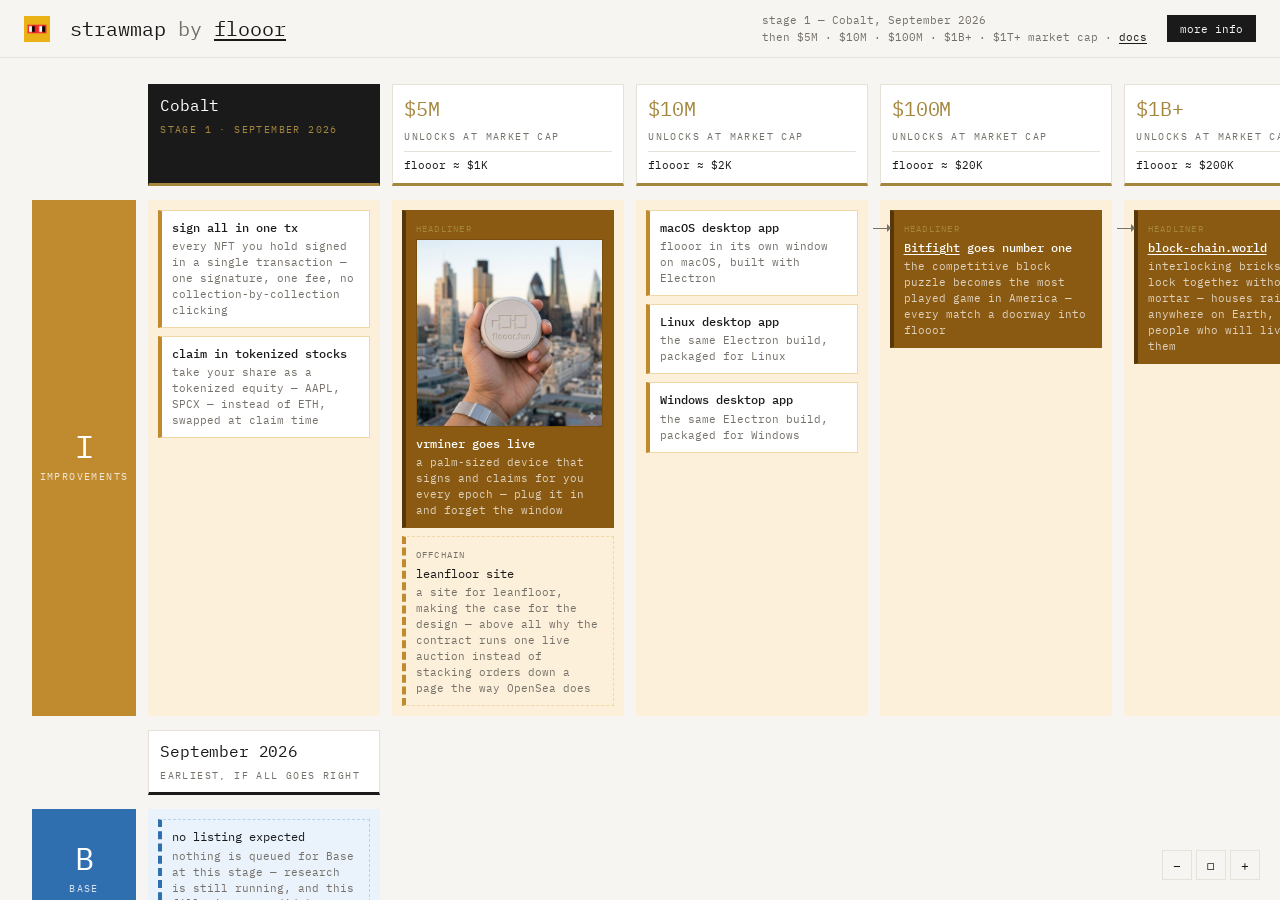
<file: index.html>
<!DOCTYPE html>
<html lang="en">
<head>
  <meta charset="UTF-8">
  <meta name="viewport" content="width=device-width, initial-scale=1.0">
  <title>flooor strawmap — draft protocol roadmap</title>
  <meta name="description" content="A work-in-progress draft roadmap for the flooor protocol on Base. Stage 1 is Cobalt in September 2026; the stages after it unlock at $5M, $10M, $100M, $1B+ and $1T+ market cap. Covering the improvements and listings layers.">
  <meta name="keywords" content="flooor, flooor.fun, roadmap, strawmap, NFT auction, Base, royalties, sign and claim, vault, market cap milestones, protocol roadmap">
  <meta name="author" content="flooor">

  <!-- Open Graph -->
  <meta property="og:type" content="website">
  <meta property="og:title" content="flooor strawmap — draft protocol roadmap">
  <meta property="og:description" content="A strawman roadmap for the flooor protocol. Cobalt in September, then $5M, $10M, $100M, $1B+ and $1T+ market cap.">
  <meta property="og:url" content="https://omgbbqhaxx.github.io/flooorstrawmap/">
  <meta property="og:site_name" content="flooor strawmap">
  <meta property="og:image" content="https://omgbbqhaxx.github.io/flooorstrawmap/og-card.png">
  <meta property="og:image:width" content="1200">
  <meta property="og:image:height" content="630">

  <!-- Twitter Card -->
  <meta name="twitter:card" content="summary_large_image">
  <meta name="twitter:title" content="flooor strawmap — draft protocol roadmap">
  <meta name="twitter:description" content="A strawman roadmap for the flooor protocol. Cobalt in September, then $5M, $10M, $100M, $1B+ and $1T+ market cap.">
  <meta name="twitter:image" content="https://omgbbqhaxx.github.io/flooorstrawmap/og-card.png">

  <!-- Favicon (SVG) -->
  <link rel="icon" type="image/png" href="logo.png">

  <!-- Canonical -->
  <link rel="canonical" href="https://omgbbqhaxx.github.io/flooorstrawmap/">

  <link rel="stylesheet" href="shared.css">
  <style>
    body { overflow: hidden; }

    /* ── Site Header ── */
    .site-header {
      position: fixed;
      top: 0; left: 0; right: 0;
      z-index: 100;
      display: flex;
      align-items: center;
      gap: 1.25rem;
      padding: 0.75rem 1.5rem;
      background: rgba(247, 245, 241, 0.92);
      backdrop-filter: blur(8px);
      border-bottom: 1px solid var(--hairline);
    }
    .site-header .brand-logo { height: 26px; width: auto; flex-shrink: 0; }
    .site-header .header-title {
      font-size: 1.25rem;
      font-weight: 400;
      color: var(--fg);
      line-height: 1.2;
    }
    .site-header .header-title span { color: var(--fg-dim); }
    .site-header .header-title a {
      color: var(--fg);
      text-decoration: underline;
      text-underline-offset: 3px;
    }
    .site-header .header-meta {
      margin-left: auto;
      display: flex;
      gap: 1.75rem;
      font-size: 0.6875rem;
      color: var(--fg-dim);
      flex-shrink: 0;
    }
    .site-header .header-meta div { line-height: 1.5; }
    .site-header .header-meta a {
      color: var(--fg);
      text-decoration: underline;
      text-underline-offset: 2px;
    }

    /* ── Full-screen map ── */
    .map {
      position: fixed;
      inset: 0;
      top: 52px;
      background: var(--bg);
      overflow: auto;
      cursor: grab;
      overscroll-behavior: contain;
    }
    .map.dragging { cursor: grabbing; }
    .map-inner {
      padding: 2rem 2rem 5rem;
      width: max-content;
      transform-origin: 0 0;
    }

    /* ── Layer palettes ── */
    :root {
      --l-band:  #eaf2fb;  --l-line: #b7d1ec;  --l-ink: #1f4e79;  --l-chip: #2f6fb0;
      --r-band:  #f6ffdb;  --r-line: #dcf39a;  --r-ink: #2c3d00;  --r-chip: #cdff04;
      --i-band:  #fdf0da;  --i-line: #efd7a6;  --i-ink: #8a5a12;  --i-chip: #c08a2e;
    }

    /* ── Grid ── */
    .grid {
      display: grid;
      grid-template-columns: 104px repeat(6, 232px);
      column-gap: 12px;
      row-gap: 14px;
      align-items: stretch;
    }

    .corner { border: 0; }

    .col-head {
      padding: 0.45rem 0.7rem 0.5rem;
      background: #fff;
      border: 1px solid var(--hairline);
      border-bottom: 3px solid var(--fg);
      display: flex;
      flex-direction: column;
      gap: 2px;
    }
    .col-head .name { font-size: 1rem; letter-spacing: -0.01em; }
    .col-head .date {
      font-size: 0.625rem;
      text-transform: uppercase;
      letter-spacing: 0.14em;
      color: var(--fg-dim);
    }
    .col-head.is-next {
      background: var(--fg);
      border-color: var(--fg);
      border-bottom-color: var(--gold);
    }
    .col-head.is-next .name { color: #fff; }
    .col-head.is-next .date { color: var(--gold); }
    .col-head .floor {
      margin-top: 4px;
      padding-top: 4px;
      border-top: 1px solid var(--hairline);
      font-size: 0.6875rem;
      color: var(--fg);
    }
    .col-head.is-cap { border-bottom-color: var(--gold); }
    .col-head.is-cap .name { color: var(--gold); font-size: 1.25rem; }

    /* ── Month band — same treatment as the stage heads ── */
    .col-head.is-month { align-self: end; }
    .col-head.is-month-r { grid-column: 2; grid-row: 5; }

    /* ── Row labels ── */
    .row-label {
      display: flex;
      flex-direction: column;
      justify-content: center;
      align-items: center;
      gap: 6px;
      padding: 0.75rem 0.25rem;
      color: #fff;
      text-align: center;
    }
    .row-label .letter { font-size: 2rem; line-height: 1; }
    .row-label .what {
      font-size: 0.625rem;
      text-transform: uppercase;
      letter-spacing: 0.14em;
      color: rgba(255, 255, 255, 0.8);
    }
    .row-label--l { background: var(--l-chip); }
    .row-label--r {
      background: var(--r-chip);
      color: #1a1a1a;
      grid-column: 1;
      grid-row: 6;
    }
    .row-label--r .what { color: rgba(26, 26, 26, 0.68); }
    .row-label--i { background: var(--i-chip); }

    /* ── Cells ── */
    .cell {
      display: flex;
      flex-direction: column;
      gap: 8px;
      padding: 10px;
      position: relative;
    }
    .cell--l { background: var(--l-band); }
    .cell--r { background: var(--r-band); grid-row: 6; }
    .cell--i { background: var(--i-band); }

    /* ── Boxes ── */
    .box {
      position: relative;
      background: #fff;
      padding: 0.5rem 0.6rem;
      font-size: 0.75rem;
      line-height: 1.45;
      border: 1px solid var(--hairline);
      border-left: 4px solid var(--hairline);
    }
    .cell--l .box { border-color: var(--l-line); border-left-color: var(--l-chip); }
    .cell--r .box { border-color: var(--r-line); border-left-color: var(--r-chip); }
    .cell--i .box { border-color: var(--i-line); border-left-color: var(--i-chip); }

    .box img {
      display: block;
      width: 100%;
      height: auto;
      margin-bottom: 0.5rem;
      border: 1px solid rgba(0, 0, 0, 0.12);
    }
    .box .t { display: block; font-weight: 500; }
    .box .n { display: block; margin-top: 3px; font-size: 0.6875rem; color: var(--fg-dim); }
    .box .tag {
      display: inline-block;
      margin-bottom: 4px;
      font-size: 0.5625rem;
      text-transform: uppercase;
      letter-spacing: 0.14em;
    }

    /* headliners — saturated layer color */
    .box--head { color: #fff; border-width: 1px; border-left-width: 4px; }
    .box--head .t, .box--head .t a { color: #fff; }
    .box a {
      color: inherit;
      text-decoration: underline;
      text-underline-offset: 2px;
      text-decoration-thickness: 1px;
    }
    .cell--l .box--head { background: var(--l-ink); border-color: var(--l-ink); border-left-color: #0f2f4d; }
    .cell--r .box--head { background: var(--r-ink); border-color: var(--r-ink); border-left-color: var(--r-chip); }
    .cell--i .box--head { background: var(--i-ink); border-color: var(--i-ink); border-left-color: #56370a; }
    .box--head .n { color: rgba(255, 255, 255, 0.72); }
    .box--head .tag { color: var(--gold); }

    /* offchain — dashed, no fill */
    .box--off { background: transparent; border-style: dashed; border-left-style: dashed; }
    .box--off .t { font-weight: 400; }
    .box--off .tag { color: var(--fg-dim); }


    /* dependency arrow into the previous column */
    .box--dep::before {
      content: '';
      position: absolute;
      left: -21px;
      top: 1.05rem;
      width: 17px;
      height: 1px;
      background: var(--fg-dim);
    }
    .box--dep::after {
      content: '';
      position: absolute;
      left: -7px;
      top: 0.8rem;
      border: 4px solid transparent;
      border-left-color: var(--fg-dim);
    }

    /* ── North stars ── */
    .row-label--n {
      background: #111;
      grid-column: 1;
      grid-row: 7;
    }
    .nsband {
      grid-column: 2 / span 6;
      grid-row: 7;
      background: #111;
      padding: 12px;
      display: flex;
      gap: 10px;
    }
    .nsband .ns { flex: 1; }
    .ns {
      flex: 1;
      display: flex;
      flex-direction: column;
      justify-content: center;
      background: #000;
      color: #fff;
      border-left: 4px solid var(--gold);
      padding: 0.55rem 0.7rem;
      font-size: 0.8125rem;
      line-height: 1.4;
    }
    .ns .step {
      display: inline-block;
      min-width: 1.15rem;
      margin-right: 0.4rem;
      color: var(--gold);
      font-size: 0.6875rem;
    }
    .ns a { color: inherit; text-decoration: underline; text-underline-offset: 2px; }
    .ns small {
      display: block;
      margin-top: 3px;
      font-size: 0.6875rem;
      color: rgba(255, 255, 255, 0.6);
    }

    /* ── Tasks ── */
    .row-label--t {
      background: #1a1a1a;
      grid-column: 1;
      grid-row: 8;
    }
    .tasksband {
      grid-column: 2 / span 6;
      grid-row: 8;
      background: #1a1a1a;
      padding: 12px;
      display: flex;
      gap: 10px;
    }
    .task {
      flex: 1;
      position: relative;
      display: flex;
      flex-direction: column;
      justify-content: center;
      background: transparent;
      border: 1px solid rgba(255, 255, 255, 0.16);
      padding: 0.55rem 0.7rem 0.55rem 2.1rem;
      color: #fff;
      font-size: 0.8125rem;
      line-height: 1.4;
    }
    .task .box-check {
      position: absolute;
      left: 0.7rem;
      top: 0.55rem;
      font-size: 0.875rem;
      color: rgba(255, 255, 255, 0.4);
    }
    .task-t { display: block; }
    .task a { color: inherit; text-decoration: underline; text-underline-offset: 2px; }
    .task-n {
      display: block;
      margin-top: 3px;
      font-size: 0.6875rem;
      color: rgba(255, 255, 255, 0.6);
    }
    .task-r {
      display: block;
      margin-top: 5px;
      font-size: 0.625rem;
      text-transform: uppercase;
      letter-spacing: 0.1em;
      color: rgba(255, 255, 255, 0.45);
    }

    /* ── Legend ── */
    .legend {
      margin-top: 1.5rem;
      display: flex;
      flex-wrap: wrap;
      gap: 1.25rem;
      align-items: center;
      font-size: 0.6875rem;
      color: var(--fg-dim);
      border-top: 1px solid var(--hairline);
      padding-top: 0.75rem;
      padding-right: 7rem;
      max-width: 1620px;
    }
    .legend .key { display: inline-flex; align-items: center; gap: 0.45rem; }
    .swatch {
      width: 22px; height: 12px;
      border: 1px solid var(--l-line);
      border-left: 3px solid var(--l-chip);
      background: #fff;
    }
    .swatch--head { background: var(--l-ink); border-color: var(--l-ink); border-left-color: #0f2f4d; }
    .swatch--off { background: transparent; border-style: dashed; }
    .swatch--ns { background: #000; border-color: #000; border-left-color: var(--gold); }
    .swatch--arrow { border: 0; background: transparent; width: 22px; text-align: center; }
    .legend .rev { margin-left: auto; color: var(--faint); }


    /* ── Zoom ── */
    .zoom {
      position: fixed;
      right: 1.25rem;
      bottom: 1.25rem;
      z-index: 120;
      display: flex;
      gap: 4px;
    }
    .zoom button {
      width: 30px; height: 30px;
      background: var(--bg);
      border: 1px solid var(--hairline);
      color: var(--fg);
      font-family: var(--font-body);
      font-size: 0.8125rem;
      cursor: pointer;
    }
    .zoom button:hover { border-color: var(--fg); }

    /* ── Toggle button ── */
    .toggle-btn {
      background: var(--fg);
      color: var(--bg);
      border: 1px solid var(--fg);
      padding: 0.35rem 0.75rem;
      font-family: var(--font-body);
      font-size: 0.6875rem;
      cursor: pointer;
      flex-shrink: 0;
    }
    .toggle-btn:hover { opacity: 0.8; }

    /* ── Scrim ── */
    .scrim {
      position: fixed;
      inset: 0;
      z-index: 300;
      background: rgba(26, 26, 26, 0.15);
      opacity: 0;
      pointer-events: none;
      transition: opacity 0.35s ease;
    }
    .scrim.open { opacity: 1; pointer-events: auto; }

    /* ── Sidebar ── */
    .sidebar {
      position: fixed;
      top: 0; right: 0; bottom: 0;
      z-index: 400;
      width: min(420px, 90vw);
      background: rgba(247, 245, 241, 0.86);
      backdrop-filter: blur(16px);
      transform: translateX(100%);
      transition: transform 0.4s cubic-bezier(0.34, 1.56, 0.64, 1);
      overflow-y: auto;
      padding: var(--space-md);
      display: flex;
      flex-direction: column;
    }
    .sidebar.open { transform: translateX(0); }
    .sidebar-close {
      align-self: flex-end;
      background: var(--fg);
      color: var(--bg);
      border: 1px solid var(--fg);
      font-family: var(--font-body);
      font-size: 0.6875rem;
      padding: 0.35rem 0.75rem;
      cursor: pointer;
      margin-bottom: var(--space-md);
    }
    .sidebar-close:hover { opacity: 0.8; }
    .sidebar ol, .sidebar ul { padding-left: 1.5rem; margin: 0.5rem 0; }
    .sidebar li { margin-bottom: 0.5rem; }

    /* ── Footer (mobile only) ── */
    .site-footer { display: none; }

    @media (max-width: 768px) {
      .site-header { gap: 0.75rem; }
      .site-header .header-meta { display: none; }
      .site-header .header-title { flex: 1; font-size: 1rem; }
      .site-header .toggle-btn { display: none; }
      .zoom { bottom: 3.75rem; }
      .site-footer {
        display: flex;
        position: fixed;
        bottom: 0; left: 0; right: 0;
        z-index: 100;
        padding: 0.6rem 1.5rem;
        background: rgba(247, 245, 241, 0.92);
        backdrop-filter: blur(8px);
        border-top: 1px solid var(--hairline);
        font-size: 0.6875rem;
        color: var(--fg-dim);
        justify-content: space-between;
        align-items: center;
      }
      .site-footer div { line-height: 1.5; }
      .site-footer a { color: var(--fg); text-decoration: underline; text-underline-offset: 2px; }
    }
  </style>
</head>
<body>

  <!-- Header -->
  <header class="site-header">
    <img src="logo.png" alt="flooor" class="brand-logo">
    <div class="header-title">
      strawmap <span>by</span> <a href="https://flooor.fun" target="_blank">flooor</a>
    </div>
    <div class="header-meta">
      <div>
        <div class="label">stage 1 — Cobalt, September 2026</div>
        <div>then $5M · $10M · $100M · $1B+ · $1T+ market cap · <a href="https://vrnouns.gitbook.io/flooor" target="_blank">docs</a></div>
      </div>
    </div>
    <div style="flex-shrink:0">
      <button class="toggle-btn" id="toggleBtn">more info</button>
    </div>
  </header>

  <!-- Full-screen map -->
  <div class="map" id="map">
    <div class="map-inner" id="mapInner">
      <div class="grid">

        <!-- ── Column heads ── -->
        <div class="corner"></div>
        <div class="col-head is-next">
          <div class="name">Cobalt</div>
          <div class="date">stage 1 &middot; September 2026</div>
        </div>
        <div class="col-head is-cap">
          <div class="name">$5M</div>
          <div class="date">unlocks at market cap</div>
          <div class="floor">flooor &asymp; $1K</div>
        </div>
        <div class="col-head is-cap">
          <div class="name">$10M</div>
          <div class="date">unlocks at market cap</div>
          <div class="floor">flooor &asymp; $2K</div>
        </div>
        <div class="col-head is-cap">
          <div class="name">$100M</div>
          <div class="date">unlocks at market cap</div>
          <div class="floor">flooor &asymp; $20K</div>
        </div>
        <div class="col-head is-cap">
          <div class="name">$1B+</div>
          <div class="date">unlocks at market cap</div>
          <div class="floor">flooor &asymp; $200K</div>
        </div>
        <div class="col-head is-cap">
          <div class="name">$1T+</div>
          <div class="date">unlocks at market cap</div>
          <div class="floor">flooor &asymp; $200M</div>
        </div>

        <!-- ── I — improvements layer ── -->
        <div class="row-label row-label--i">
          <div class="letter">I</div>
          <div class="what">improvements</div>
        </div>
        <div class="cell cell--i">
          <div class="box"><span class="t">sign all in one tx</span><span class="n">every NFT you hold signed in a single transaction — one signature, one fee, no collection-by-collection clicking</span></div>
          <div class="box"><span class="t">claim in tokenized stocks</span><span class="n">take your share as a tokenized equity — AAPL, SPCX — instead of ETH, swapped at claim time</span></div>
        </div>
        <div class="cell cell--i">
          <div class="box box--head"><span class="tag">headliner</span><img src="vrminer.jpeg" alt="the flooor miner, palm-sized, held against a city skyline"><span class="t">vrminer goes live</span><span class="n">a palm-sized device that signs and claims for you every epoch — plug it in and forget the window</span></div>
          <div class="box box--off"><span class="tag">offchain</span><span class="t">leanfloor site</span><span class="n">a site for leanfloor, making the case for the design — above all why the contract runs one live auction instead of stacking orders down a page the way OpenSea does</span></div>
        </div>
        <div class="cell cell--i">
          <div class="box"><span class="t">macOS desktop app</span><span class="n">flooor in its own window on macOS, built with Electron</span></div>
          <div class="box"><span class="t">Linux desktop app</span><span class="n">the same Electron build, packaged for Linux</span></div>
          <div class="box"><span class="t">Windows desktop app</span><span class="n">the same Electron build, packaged for Windows</span></div>
        </div>
        <div class="cell cell--i">
          <div class="box box--head box--dep"><span class="tag">headliner</span><span class="t"><a href="https://omgbbqhaxx.github.io/Bitfight/" target="_blank">Bitfight</a> goes number one</span><span class="n">the competitive block puzzle becomes the most played game in America — every match a doorway into flooor</span></div>
        </div>
        <div class="cell cell--i">
          <div class="box box--head box--dep"><span class="tag">headliner</span><span class="t"><a href="https://block-chain.world" target="_blank">block-chain.world</a></span><span class="n">interlocking bricks that lock together without mortar — houses raised anywhere on Earth, by the people who will live in them</span></div>
        </div>
        <div class="cell cell--i">
          <div class="box"><span class="t"><a href="https://omgbbqhaxx.github.io/nounfusor/" target="_blank">nounfusor</a></span><span class="n">deuterium nuclear fusion reactor infrastructure for everyone, switched on</span></div>
        </div>

        <!-- ── month band, between the two layers ── -->
        <div class="corner"></div>
        <div class="col-head is-month">
          <div class="name">September 2026</div>
          <div class="date">earliest, if all goes right</div>
        </div>
        <div class="corner"></div>
        <div class="corner"></div>
        <div class="corner"></div>
        <div class="corner"></div>
        <div class="corner"></div>

        <!-- ── B — base listings layer ── -->
        <div class="row-label row-label--l">
          <div class="letter">B</div>
          <div class="what">base listings</div>
        </div>
        <div class="cell cell--l">
          <div class="box box--off"><span class="t">no listing expected</span><span class="n">nothing is queued for Base at this stage — research is still running, and this fills in as candidates firm up</span></div>
        </div>


        <!-- ── month head above the robinhood row ── -->
        <div class="col-head is-month is-month-r">
          <div class="name">September 2026</div>
          <div class="date">earliest, if all goes right</div>
        </div>

        <!-- ── R — robinhood layer ── -->
        <div class="row-label row-label--r">
          <div class="letter">R</div>
          <div class="what">robinhood listings</div>
        </div>
        <div class="cell cell--r">
          <div class="box box--head"><span class="tag">headliner</span><span class="t">Onchain Hoodies</span><span class="n">listed on flooor — its own daily clock, one lot a day</span></div>
          <div class="box"><span class="t">PyoPyo</span><span class="n">listed alongside it, on the same daily rhythm</span></div>
        </div>

        <!-- ── north stars, a band under the timeline ── -->
        <div class="row-label row-label--n">
          <div class="letter">E</div>
          <div class="what">ethereum</div>
        </div>
        <div class="nsband">
          <div class="ns"><span class="step">1</span>Ethereum mainnet<small>the auction contract deployed on L1, next to the collections flooor wants — Base stays the cheap default</small></div>
          <div class="ns"><span class="step">2</span>Nouns<small>a flooor for <a href="https://nouns.wtf" target="_blank">nouns.wtf</a>, running beside the DAO's own one-Noun-a-day auction</small></div>
          <div class="ns"><span class="step">3</span>MAYC<small>the first Yuga-scale listing — a Mutant floor that prints daily instead of on every marketplace's whim</small></div>
          <div class="ns"><span class="step">4</span>BAYC<small>10,000 Apes, the floor the whole market quotes, set once a day by an auction</small></div>
          <div class="ns"><span class="step">5</span>CryptoPunks<small>the oldest floor onchain and the hardest to earn — the listing that proves the model</small></div>
        </div>

        <!-- ── tasks, a band under the map ── -->
        <div class="row-label row-label--t">
          <div class="letter">T</div>
          <div class="what">tasks</div>
        </div>
        <div class="tasksband">
          <div class="task">
            <span class="box-check">&#9633;</span>
            <span class="task-t">reach the Warplets holders</span>
            <span class="task-n">cast on Farcaster so every Warplets owner knows they can sign and claim their share through flooor</span>
            <span class="task-r">reward &mdash; a cut of the epochs it brings in</span>
          </div>
          <div class="task">
            <span class="box-check">&#9633;</span>
            <span class="task-t">learn how Nouns works</span>
            <span class="task-n">read the whole story at <a href="https://nouns.wtf" target="_blank">nouns.wtf</a> — one Noun auctioned every day forever, the treasury each sale fills, and the DAO that spends it</span>
            <span class="task-r">reward &mdash; the context every other task assumes</span>
          </div>
          <div class="task">
            <span class="box-check">&#9633;</span>
            <span class="task-t">learn Gnars, then own one</span>
            <span class="task-n">read what Gnars is and how it runs at <a href="https://www.gnars.com/" target="_blank">gnars.com</a>, then win one through flooor — the task is not done until a Gnar is in your wallet</span>
            <span class="task-r">reward &mdash; a seat at the Gnars clock, and its daily share</span>
          </div>
        </div>
      </div>

      <!-- Legend -->
      <div class="legend">
        <span class="key"><span class="swatch swatch--head"></span> headliner — one per layer, per release</span>
        <span class="key"><span class="swatch"></span> onchain upgrade</span>
        <span class="key"><span class="swatch swatch--off"></span> offchain work</span>
        <span class="key"><span class="swatch swatch--ns"></span> north star</span>
        <span class="key"><span class="swatch swatch--arrow">→</span> builds on the box to its left</span>
        <span class="rev">draft · rev. 2026-08-29 · stages unlock at market cap, not on a date</span>
      </div>
    </div>
  </div>

  <!-- Zoom -->
  <div class="zoom">
    <button id="zoomOut" aria-label="Zoom out">−</button>
    <button id="zoomReset" aria-label="Reset zoom">◻</button>
    <button id="zoomIn" aria-label="Zoom in">+</button>
  </div>

  <!-- Scrim -->
  <div class="scrim" id="scrim"></div>

  <!-- Sidebar -->
  <aside class="sidebar" id="sidebar" role="complementary" aria-label="About the flooor strawmap">
    <button class="sidebar-close" id="closeBtn" aria-label="Close sidebar">close ×</button>

    <p style="font-size: 1rem; margin-bottom: var(--space-sm);">
      Introducing the flooor strawmap, a strawman roadmap for the
      <a href="https://flooor.fun" target="_blank">flooor</a> protocol on Base.
    </p>
    <p style="font-size: 1rem; margin-bottom: var(--space-md);">
      Cobalt is stage 1 and lands in September. Everything after it unlocks at a market cap — $5M, $10M, $100M —
      rather than on a date.
    </p>

    <h2 style="margin-top: var(--space-md); font-size: 1.5rem;">FAQ</h2>
    <dl class="faq-list">
      <dt>What is the strawmap?</dt>
      <dd>
        A single page that puts every planned flooor upgrade — the improvements people actually touch, and the
        listings the auction runs on — on one timeline. It exists so a change in one layer can be read against
        everything it depends on, instead of living in a separate thread.
      </dd>

      <dt>Who is this for?</dt>
      <dd>
        Holders, bidders, collection creators, and anyone building on top of the flooor contract. It is dense on
        purpose. If you just want to bid, sign, and claim, go to
        <a href="https://flooor.fun" class="link-out">flooor.fun</a>; the
        <a href="https://vrnouns.gitbook.io/flooor" class="link-out">documentation</a> covers the mechanics.
      </dd>

      <dt>What is shipping next?</dt>
      <dd>
        <p><strong>Stage 1 — Cobalt, September 2026.</strong></p>
        <ul>
          <li><strong>sign all in one tx</strong> — every NFT you hold signed in a single transaction: one signature, one fee, no clicking through collection after collection</li>
          <li><strong>claim in tokenized stocks</strong> — take the day's share as a tokenized equity, AAPL or SPCX, instead of ETH</li>
          <li><strong>parallel epochs</strong> — each listed collection runs its own auction clock rather than sharing one</li>
        </ul>
      </dd>

      <dt>What do the columns represent?</dt>
      <dd>
        <p>Stages, not dates. Cobalt is stage 1 and the one column that is already being built. What is live today
        isn't on the map — the map is what comes next.</p>
        <p>The month band running between the two layers is the earliest a stage could land if everything goes
        right. Only the near ones carry a month — past those, a date would be invention rather than information.
        It is a reading aid either way: the market cap is still what opens the column.</p>
        <p>Everything after Cobalt is gated on protocol market cap rather than a quarter: the $5M, $10M, $100M, $1B+ and $1T+
        columns unlock when flooor reaches that market cap. The figure under each one is what a single flooor is
        worth at that level — $1M of market cap is a $200 flooor, and it scales from there. Each one is a bigger surface to pay for and a bigger
        vault to defend, so the scope inside it is sized to what the protocol can carry at that point.</p>
      </dd>

      <dt>What do the rows and colors represent?</dt>
      <dd>
        <p>Upgrades are grouped into two layers: improvements (I) and listings (L). Dark boxes are headliners and
        dashed boxes are offchain work. Two bands sit outside the timeline, under the map: the north stars
        (E — ethereum), and the tasks (T).</p>
        <p>Stages run left to right, and an arrow marks a box that builds on the one to its left. Anything to
        the right of Cobalt is scope, not schedule.</p>
      </dd>

      <dt>What are headliners?</dt>
      <dd>
        The one upgrade per layer that a release is actually about. Capping it at one keeps the cadence honest:
        a release ships when its three headliners are done, and smaller items ride along if they are ready.
      </dd>

      <dt>Who fills the daily vault?</dt>
      <dd>
        <p>The vault is fed by the 5% royalty on every sale, and split among everyone who signs that day. The plan
        is that anyone can also <strong>sponsor a day</strong> — top up a chosen day's vault directly, with the day
        showing who funded it and for how much.</p>
        <p>No sponsor has signed up yet, and sponsored days are not live.</p>
      </dd>

      <dt>What is in the last column?</dt>
      <dd>
        <p>The furthest things the protocol could pay for. At $1T+ the vault is holding a century of daily flow
        rather than a season's, and the column asks what a floor that large is actually good for:
        <a href="https://omgbbqhaxx.github.io/nounfusor/" target="_blank">nounfusor</a> — deuterium fusion reactor
        infrastructure for everyone.</p>
        <p>It is deliberately far out. That is what the last column is for.</p>
      </dd>

      <dt>What are the north stars?</dt>
      <dd>
        <p>Five listings, in order of how hard they are to earn. None of them carries a date, and none of them is
        promised — each one is a collection that has to want a daily floor, and a protocol big enough to be worth
        saying yes to.</p>
        <ul>
          <li><strong>1. Ethereum mainnet:</strong> the auction contract deployed on L1, next to the collections
          flooor wants. Base stays the cheap default; L1 is where the blue chips already sit.</li>
          <li><strong>2. Nouns:</strong> a flooor for <a href="https://nouns.wtf" target="_blank">nouns.wtf</a>,
          running beside the DAO's own one-Noun-a-day auction. The closest thing to flooor that already exists,
          which makes it the natural first neighbour.</li>
          <li><strong>3. MAYC:</strong> the first Yuga-scale listing — a Mutant floor that prints daily instead of
          on whatever a marketplace feels like showing.</li>
          <li><strong>4. BAYC:</strong> 10,000 Apes, the floor the whole market quotes. Setting it once a day by
          auction rather than by the cheapest listing is the point.</li>
          <li><strong>5. CryptoPunks:</strong> the oldest floor onchain and the hardest to earn. If Punks run a
          flooor, the model is proven.</li>
        </ul>
      </dd>

      <dt>Why market cap instead of dates?</dt>
      <dd>
        <p>Because a date is a guess and a market cap is a fact. The work to the right of Cobalt only makes sense
        with the holders, volume and vault that a larger protocol brings — permissionless listing needs collections
        that want in, multi-chain needs a treasury that can carry more than one deployment.</p>
        <p>So the columns are ordered but not scheduled. $5M could arrive before Cobalt ships, or long after.
        The map says what happens at each level, not when the level arrives.</p>
      </dd>

      <dt>Why "strawmap"?</dt>
      <dd>
        <p>A portmanteau of "strawman" and "roadmap". The strawman qualifier is deliberate:</p>
        <ol>
          <li>It is a discussion starter. Publishing a shape people can argue with beats publishing nothing.</li>
          <li>It is a work in progress. Scope moves between releases, and items get dropped when they turn out not to matter.</li>
        </ol>
        <p>The strawmap is not a prediction. It is one coherent path among many.</p>
      </dd>

      <dt>What is the tasks column?</dt>
      <dd>
        <p>The one band anyone can act on today. North stars are what the protocol owes you; tasks are what you
        can do without waiting for a release — bring signers, hold a streak, sponsor a day, bring a collection,
        bid across every clock. Each one carries what it earns.</p>
        <p>The current list is a draft, and the rewards are not live yet. If a task is worth doing but isn't up
        there, say so and it goes up.</p>
      </dd>

      <dt>Will it change?</dt>
      <dd>
        Yes. Expect a revision at least every quarter, with the date noted in the legend at the bottom of the map.
      </dd>

      <dt>Can I share feedback?</dt>
      <dd>
        Please do — especially if you hold, bid, or build on flooor. Open an issue on
        <a href="https://github.com/omgbbqhaxx/flooor" target="_blank">GitHub</a> or reply to
        <a href="https://x.com/flooordotfun" target="_blank">@flooordotfun</a>.
      </dd>
    </dl>

    <p style="margin-top: var(--space-md); font-size: 0.875rem;">
      <a href="https://flooor.fun" class="link-out">Go to the live auction</a>
    </p>
  </aside>

  <!-- Footer (mobile only) -->
  <footer class="site-footer">
    <div>
      <div class="label">stage 1 — Cobalt, September 2026</div>
      <div>then $5M · $10M · $100M · $1B+ · $1T+ market cap</div>
    </div>
    <button class="toggle-btn" id="toggleBtnFooter">+ info</button>
  </footer>

  <script>
    const sidebar  = document.getElementById('sidebar');
    const scrim    = document.getElementById('scrim');
    const toggle   = document.getElementById('toggleBtn');
    const closeBtn = document.getElementById('closeBtn');

    function openSidebar() {
      sidebar.classList.add('open');
      scrim.classList.add('open');
      sidebar.focus();
      history.replaceState(null, '', '#faq');
    }

    function closeSidebar() {
      sidebar.classList.remove('open');
      scrim.classList.remove('open');
      history.replaceState(null, '', location.pathname + location.search);
    }

    const toggleFooter = document.getElementById('toggleBtnFooter');

    toggle.addEventListener('click', openSidebar);
    toggleFooter.addEventListener('click', openSidebar);
    closeBtn.addEventListener('click', closeSidebar);
    scrim.addEventListener('click', closeSidebar);

    document.addEventListener('keydown', (e) => {
      if (e.key === 'Escape' && sidebar.classList.contains('open')) closeSidebar();
    });

    if (window.location.hash === '#faq') openSidebar();

    // ── Drag to pan ──
    const map = document.getElementById('map');
    let down = false, sx = 0, sy = 0, sl = 0, st = 0;

    map.addEventListener('pointerdown', (e) => {
      if (e.target.closest('a, button')) return;
      down = true;
      sx = e.clientX; sy = e.clientY;
      sl = map.scrollLeft; st = map.scrollTop;
      map.classList.add('dragging');
      map.setPointerCapture(e.pointerId);
    });
    map.addEventListener('pointermove', (e) => {
      if (!down) return;
      map.scrollLeft = sl - (e.clientX - sx);
      map.scrollTop  = st - (e.clientY - sy);
    });
    ['pointerup', 'pointercancel'].forEach((ev) =>
      map.addEventListener(ev, () => { down = false; map.classList.remove('dragging'); })
    );

    // ── Zoom ──
    const inner = document.getElementById('mapInner');
    let scale = 1;
    function applyScale() {
      inner.style.transform = 'scale(' + scale + ')';
      inner.style.width = (100 / scale) + '%';
      inner.style.minWidth = 'max-content';
    }
    document.getElementById('zoomIn').addEventListener('click', () => { scale = Math.min(1.6, scale + 0.1); applyScale(); });
    document.getElementById('zoomOut').addEventListener('click', () => { scale = Math.max(0.5, scale - 0.1); applyScale(); });
    document.getElementById('zoomReset').addEventListener('click', () => { scale = 1; applyScale(); });
  </script>
</body>
</html>
</file>
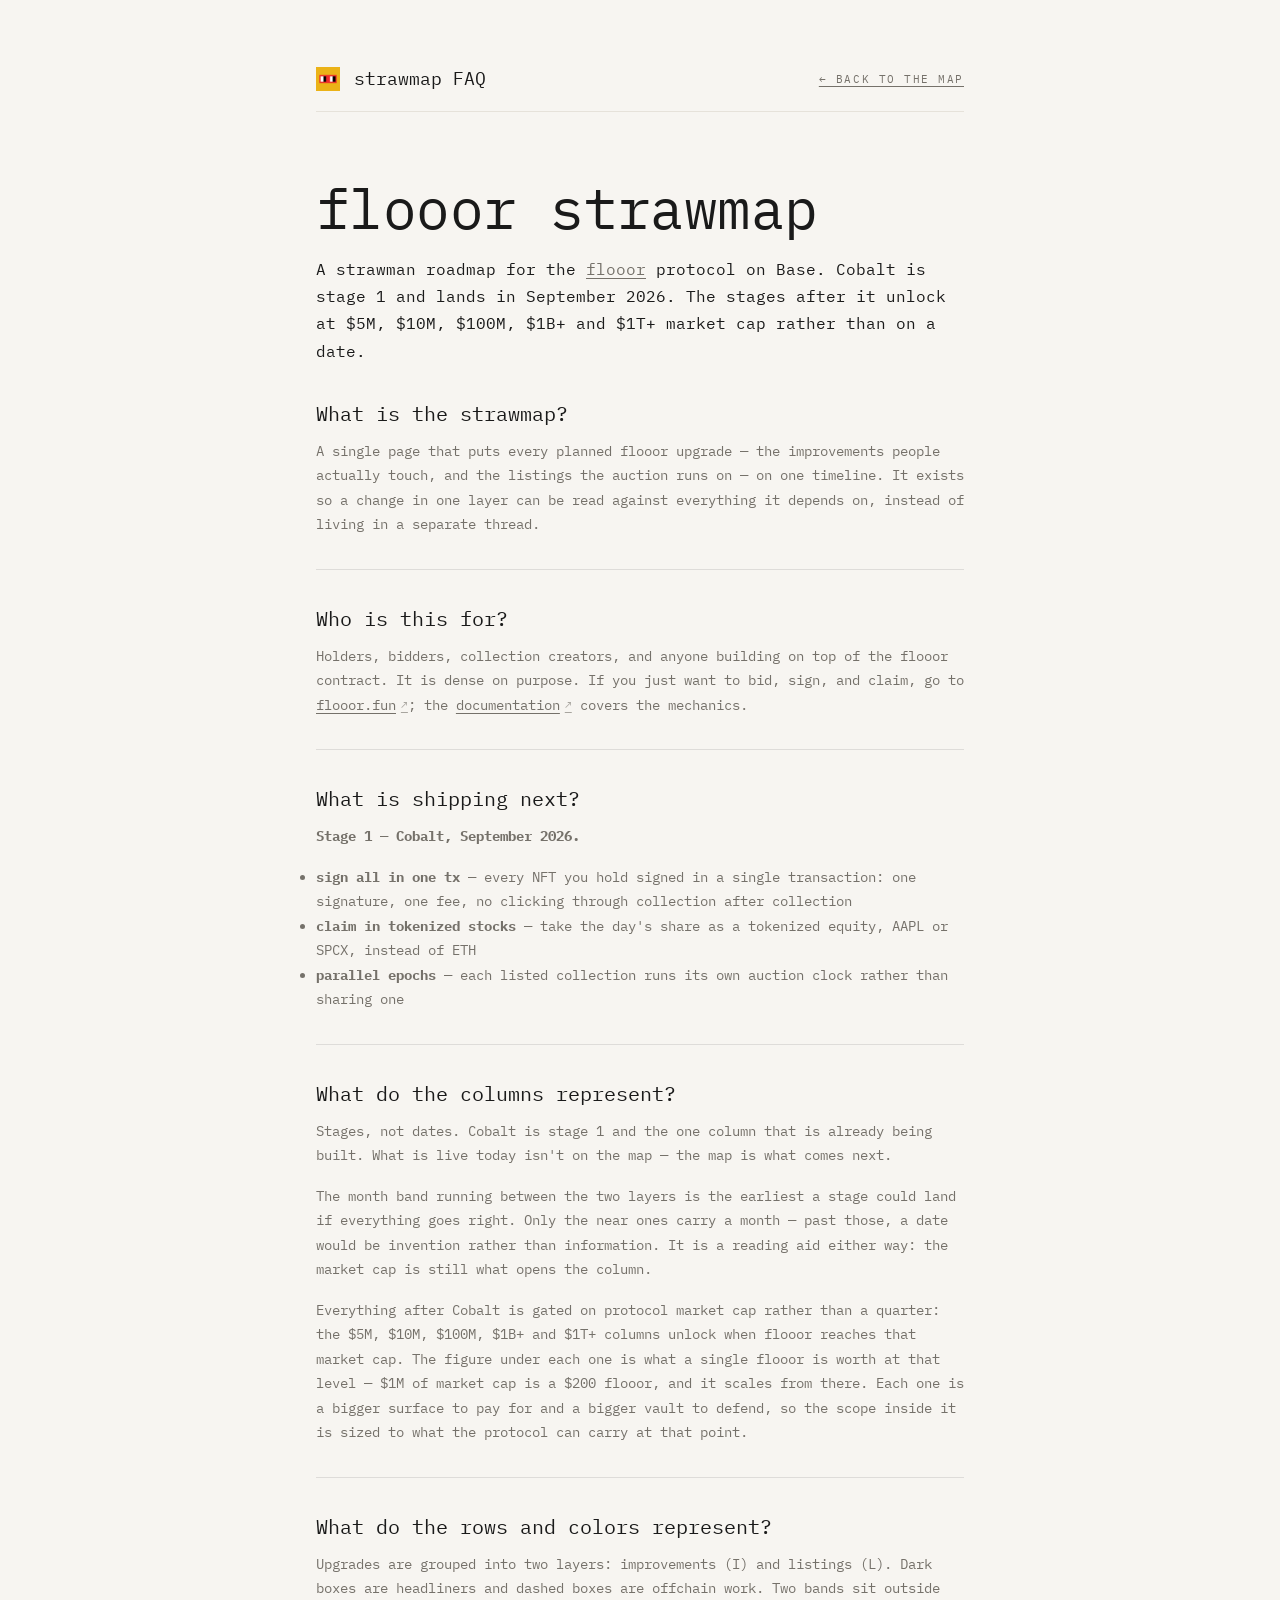
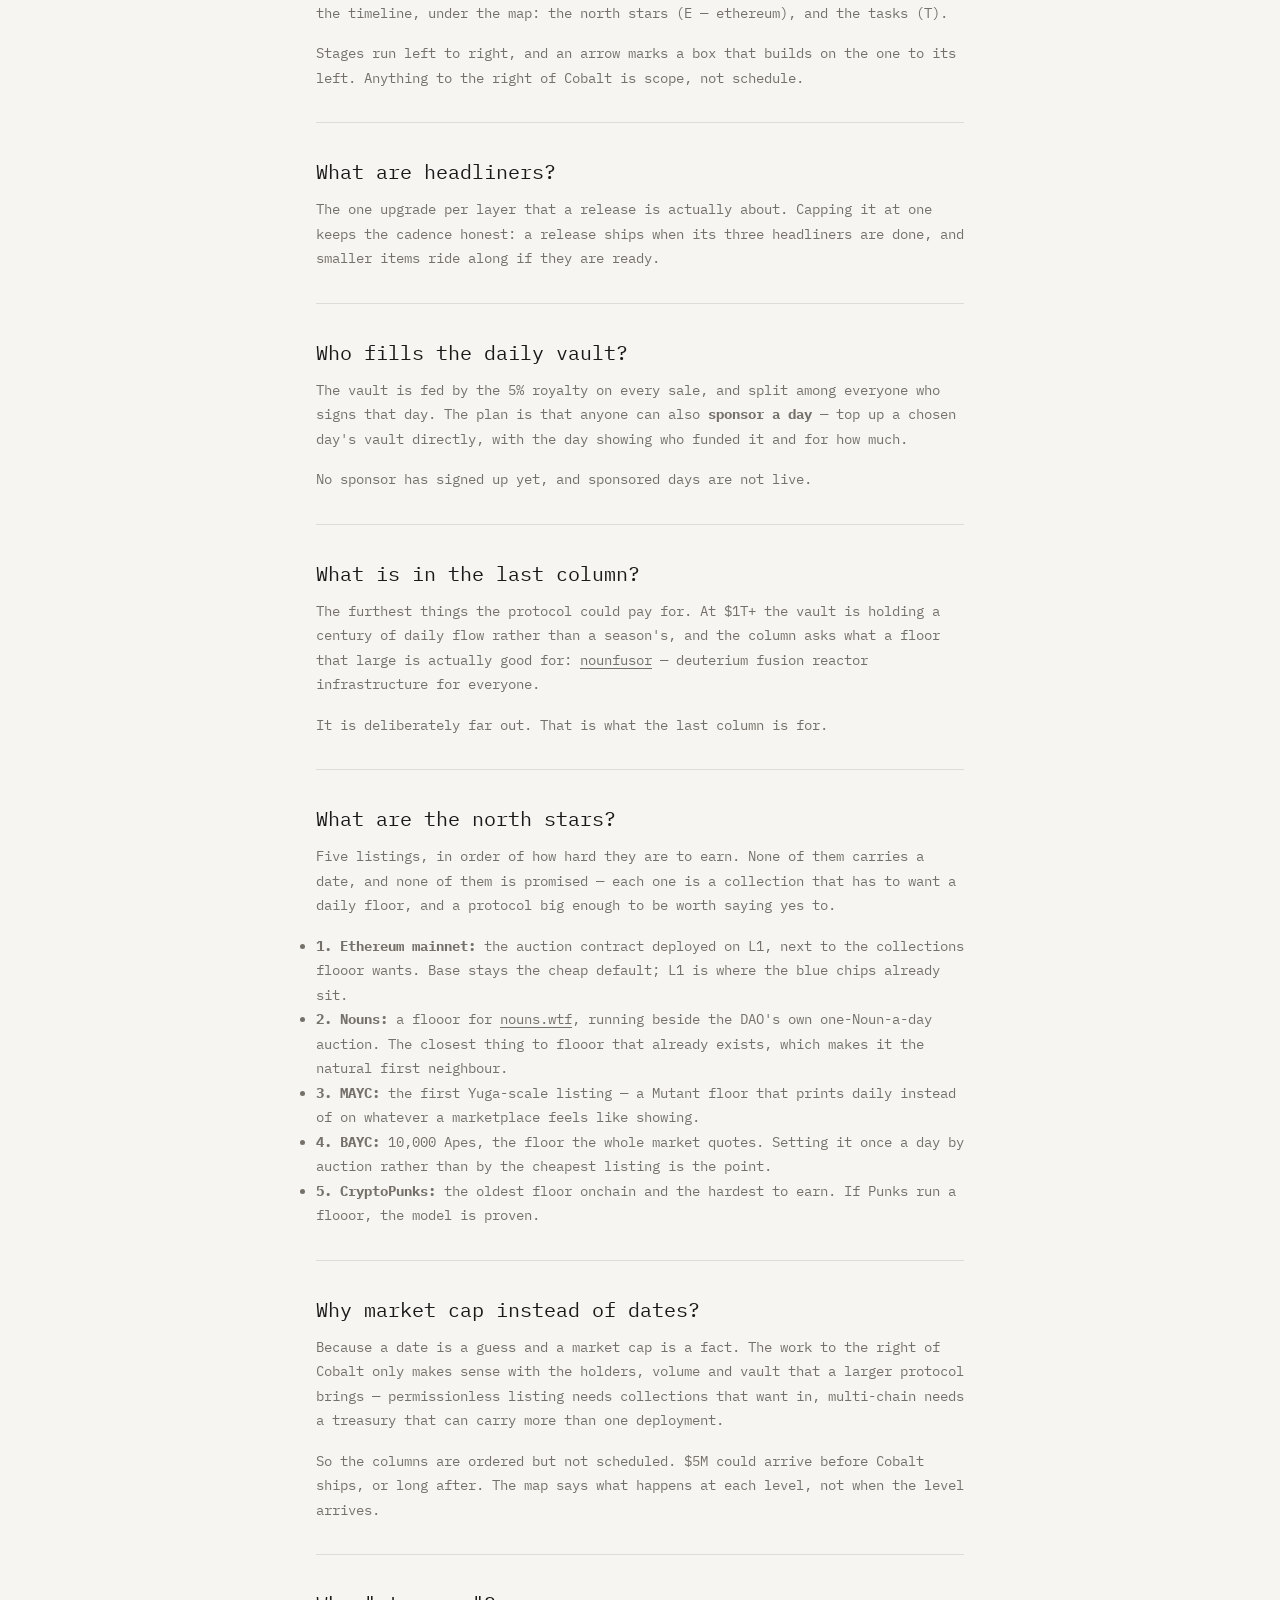
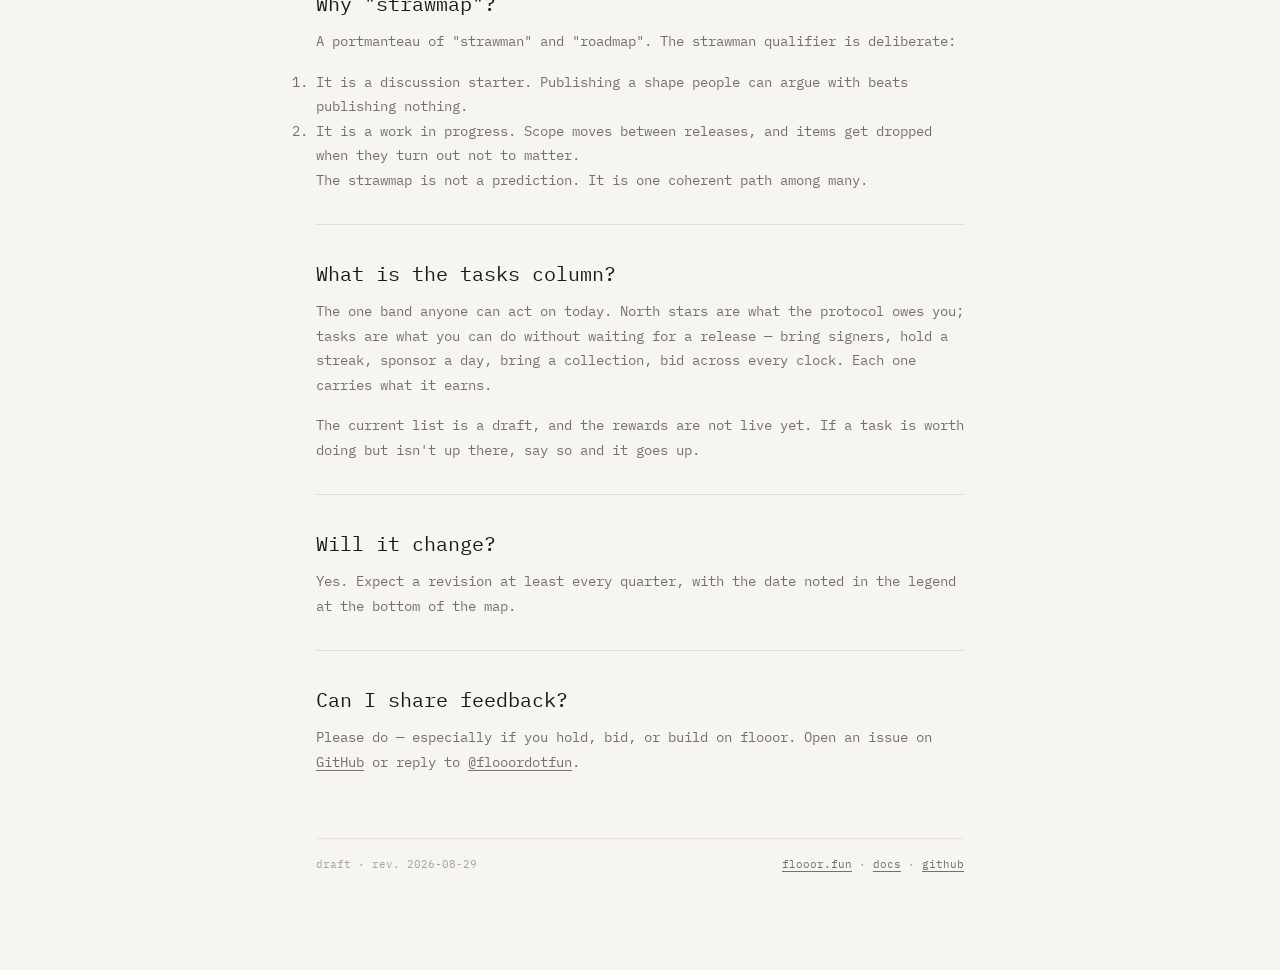
<file: faq.html>
<!DOCTYPE html>
<html lang="en">
<head>
  <meta charset="UTF-8">
  <meta name="viewport" content="width=device-width, initial-scale=1.0">
  <title>FAQ — flooor strawmap</title>
  <meta name="description" content="Frequently asked questions about the flooor strawmap, the draft roadmap for the flooor protocol on Base. Stage 1 is Cobalt in September 2026; the stages after it unlock at $5M, $10M, $100M, $1B+ and $1T+ market cap.">
  <meta name="keywords" content="flooor, flooor.fun, roadmap, strawmap, FAQ, NFT auction, Base, royalties, vault, market cap milestones">
  <meta name="author" content="flooor">

  <meta property="og:type" content="article">
  <meta property="og:title" content="FAQ — flooor strawmap">
  <meta property="og:description" content="Frequently asked questions about the flooor strawmap, the draft roadmap for the flooor protocol.">
  <meta property="og:url" content="https://omgbbqhaxx.github.io/flooorstrawmap/faq.html">
  <meta property="og:site_name" content="flooor strawmap">
  <meta property="og:image" content="https://omgbbqhaxx.github.io/flooorstrawmap/og-card.png">
  <meta property="og:image:width" content="1200">
  <meta property="og:image:height" content="630">

  <meta name="twitter:card" content="summary_large_image">
  <meta name="twitter:title" content="FAQ — flooor strawmap">
  <meta name="twitter:description" content="Frequently asked questions about the flooor strawmap.">
  <meta name="twitter:image" content="https://omgbbqhaxx.github.io/flooorstrawmap/og-card.png">

  <link rel="icon" type="image/png" href="logo.png">
  <link rel="canonical" href="https://omgbbqhaxx.github.io/flooorstrawmap/faq.html">

  <link rel="stylesheet" href="shared.css">
  <style>
    .wrap {
      max-width: var(--max-prose);
      margin: 0 auto;
      padding: var(--space-lg) var(--space-sm) var(--space-xl);
    }
    .topbar {
      display: flex;
      align-items: center;
      gap: 0.9rem;
      margin-bottom: var(--space-lg);
      padding-bottom: var(--space-sm);
      border-bottom: 1px solid var(--hairline);
    }
    .topbar img { height: 24px; width: auto; }
    .topbar .title { font-size: 1.125rem; }
    .topbar .back {
      margin-left: auto;
      font-size: 0.6875rem;
      text-transform: uppercase;
      letter-spacing: 0.14em;
    }
    .lede { font-size: 1rem; }
    .meta {
      margin-top: var(--space-lg);
      padding-top: var(--space-sm);
      border-top: 1px solid var(--hairline);
      font-size: 0.6875rem;
      color: var(--faint);
      display: flex;
      justify-content: space-between;
      gap: 1rem;
      flex-wrap: wrap;
    }
  </style>
</head>
<body>
  <div class="wrap">
    <div class="topbar">
      <img src="logo.png" alt="flooor">
      <div class="title">strawmap FAQ</div>
      <a class="back" href="./">← back to the map</a>
    </div>

    <h1>flooor strawmap</h1>
    <p class="lede" style="margin-top: var(--space-sm);">
      A strawman roadmap for the <a href="https://flooor.fun" target="_blank">flooor</a> protocol on Base.
      Cobalt is stage 1 and lands in September 2026. The stages after it unlock at $5M, $10M, $100M, $1B+ and $1T+ market cap
      rather than on a date.
    </p>

    <dl class="faq-list">
      <dt>What is the strawmap?</dt>
      <dd>
        A single page that puts every planned flooor upgrade — the improvements people actually touch, and the
        listings the auction runs on — on one timeline. It exists so a change in one layer can be read against
        everything it depends on, instead of living in a separate thread.
      </dd>

      <dt>Who is this for?</dt>
      <dd>
        Holders, bidders, collection creators, and anyone building on top of the flooor contract. It is dense on
        purpose. If you just want to bid, sign, and claim, go to
        <a href="https://flooor.fun" class="link-out">flooor.fun</a>; the
        <a href="https://vrnouns.gitbook.io/flooor" class="link-out">documentation</a> covers the mechanics.
      </dd>

      <dt>What is shipping next?</dt>
      <dd>
        <p><strong>Stage 1 — Cobalt, September 2026.</strong></p>
        <ul>
          <li><strong>sign all in one tx</strong> — every NFT you hold signed in a single transaction: one signature, one fee, no clicking through collection after collection</li>
          <li><strong>claim in tokenized stocks</strong> — take the day's share as a tokenized equity, AAPL or SPCX, instead of ETH</li>
          <li><strong>parallel epochs</strong> — each listed collection runs its own auction clock rather than sharing one</li>
        </ul>
      </dd>

      <dt>What do the columns represent?</dt>
      <dd>
        <p>Stages, not dates. Cobalt is stage 1 and the one column that is already being built. What is live today
        isn't on the map — the map is what comes next.</p>
        <p>The month band running between the two layers is the earliest a stage could land if everything goes
        right. Only the near ones carry a month — past those, a date would be invention rather than information.
        It is a reading aid either way: the market cap is still what opens the column.</p>
        <p>Everything after Cobalt is gated on protocol market cap rather than a quarter: the $5M, $10M, $100M, $1B+ and $1T+
        columns unlock when flooor reaches that market cap. The figure under each one is what a single flooor is
        worth at that level — $1M of market cap is a $200 flooor, and it scales from there. Each one is a bigger surface to pay for and a bigger
        vault to defend, so the scope inside it is sized to what the protocol can carry at that point.</p>
      </dd>

      <dt>What do the rows and colors represent?</dt>
      <dd>
        <p>Upgrades are grouped into two layers: improvements (I) and listings (L). Dark boxes are headliners and
        dashed boxes are offchain work. Two bands sit outside the timeline, under the map: the north stars
        (E — ethereum), and the tasks (T).</p>
        <p>Stages run left to right, and an arrow marks a box that builds on the one to its left. Anything to
        the right of Cobalt is scope, not schedule.</p>
      </dd>

      <dt>What are headliners?</dt>
      <dd>
        The one upgrade per layer that a release is actually about. Capping it at one keeps the cadence honest:
        a release ships when its three headliners are done, and smaller items ride along if they are ready.
      </dd>

      <dt>Who fills the daily vault?</dt>
      <dd>
        <p>The vault is fed by the 5% royalty on every sale, and split among everyone who signs that day. The plan
        is that anyone can also <strong>sponsor a day</strong> — top up a chosen day's vault directly, with the day
        showing who funded it and for how much.</p>
        <p>No sponsor has signed up yet, and sponsored days are not live.</p>
      </dd>

      <dt>What is in the last column?</dt>
      <dd>
        <p>The furthest things the protocol could pay for. At $1T+ the vault is holding a century of daily flow
        rather than a season's, and the column asks what a floor that large is actually good for:
        <a href="https://omgbbqhaxx.github.io/nounfusor/" target="_blank">nounfusor</a> — deuterium fusion reactor
        infrastructure for everyone.</p>
        <p>It is deliberately far out. That is what the last column is for.</p>
      </dd>

      <dt>What are the north stars?</dt>
      <dd>
        <p>Five listings, in order of how hard they are to earn. None of them carries a date, and none of them is
        promised — each one is a collection that has to want a daily floor, and a protocol big enough to be worth
        saying yes to.</p>
        <ul>
          <li><strong>1. Ethereum mainnet:</strong> the auction contract deployed on L1, next to the collections
          flooor wants. Base stays the cheap default; L1 is where the blue chips already sit.</li>
          <li><strong>2. Nouns:</strong> a flooor for <a href="https://nouns.wtf" target="_blank">nouns.wtf</a>,
          running beside the DAO's own one-Noun-a-day auction. The closest thing to flooor that already exists,
          which makes it the natural first neighbour.</li>
          <li><strong>3. MAYC:</strong> the first Yuga-scale listing — a Mutant floor that prints daily instead of
          on whatever a marketplace feels like showing.</li>
          <li><strong>4. BAYC:</strong> 10,000 Apes, the floor the whole market quotes. Setting it once a day by
          auction rather than by the cheapest listing is the point.</li>
          <li><strong>5. CryptoPunks:</strong> the oldest floor onchain and the hardest to earn. If Punks run a
          flooor, the model is proven.</li>
        </ul>
      </dd>

      <dt>Why market cap instead of dates?</dt>
      <dd>
        <p>Because a date is a guess and a market cap is a fact. The work to the right of Cobalt only makes sense
        with the holders, volume and vault that a larger protocol brings — permissionless listing needs collections
        that want in, multi-chain needs a treasury that can carry more than one deployment.</p>
        <p>So the columns are ordered but not scheduled. $5M could arrive before Cobalt ships, or long after.
        The map says what happens at each level, not when the level arrives.</p>
      </dd>

      <dt>Why "strawmap"?</dt>
      <dd>
        <p>A portmanteau of "strawman" and "roadmap". The strawman qualifier is deliberate:</p>
        <ol>
          <li>It is a discussion starter. Publishing a shape people can argue with beats publishing nothing.</li>
          <li>It is a work in progress. Scope moves between releases, and items get dropped when they turn out not to matter.</li>
        </ol>
        <p>The strawmap is not a prediction. It is one coherent path among many.</p>
      </dd>

      <dt>What is the tasks column?</dt>
      <dd>
        <p>The one band anyone can act on today. North stars are what the protocol owes you; tasks are what you
        can do without waiting for a release — bring signers, hold a streak, sponsor a day, bring a collection,
        bid across every clock. Each one carries what it earns.</p>
        <p>The current list is a draft, and the rewards are not live yet. If a task is worth doing but isn't up
        there, say so and it goes up.</p>
      </dd>

      <dt>Will it change?</dt>
      <dd>
        Yes. Expect a revision at least every quarter, with the date noted in the legend at the bottom of the map.
      </dd>

      <dt>Can I share feedback?</dt>
      <dd>
        Please do — especially if you hold, bid, or build on flooor. Open an issue on
        <a href="https://github.com/omgbbqhaxx/flooor" target="_blank">GitHub</a> or reply to
        <a href="https://x.com/flooordotfun" target="_blank">@flooordotfun</a>.
      </dd>
    </dl>
    <div class="meta">
      <span>draft · rev. 2026-08-29</span>
      <span><a href="https://flooor.fun">flooor.fun</a> · <a href="https://vrnouns.gitbook.io/flooor">docs</a> · <a href="https://github.com/omgbbqhaxx/flooor">github</a></span>
    </div>
  </div>
</body>
</html>
</file>
<file: shared.css>
/* ── Fonts ── */
@import url('https://fonts.googleapis.com/css2?family=IBM+Plex+Mono:ital,wght@0,400;0,500;1,400&display=swap');

/* ── Design Tokens ── */
:root {
  --bg:      #f7f5f1;
  --fg:      #1a1a1a;
  --fg-dim:  #75716a;
  --faint:   #a8a39b;
  --hairline:#e6e2da;
  --gold:    #a4863d;
  --accent:  #75716a;
  --accent-dim: rgba(164, 134, 61, 0.10);
  --surface: rgba(247, 245, 241, 0.92);
  --font-heading: 'IBM Plex Mono', 'Menlo', monospace;
  --font-body:    'IBM Plex Mono', 'Menlo', monospace;
  --max-prose: 680px;
  --space-xs: 0.5rem;
  --space-sm: 1rem;
  --space-md: 2rem;
  --space-lg: 4rem;
  --space-xl: 6rem;
}

/* ── Reset ── */
*, *::before, *::after { box-sizing: border-box; margin: 0; padding: 0; }

html {
  font-size: 16px;
  scroll-behavior: smooth;
  -webkit-font-smoothing: antialiased;
}

body {
  background: var(--bg);
  color: var(--fg);
  font-family: var(--font-body);
  font-size: 0.9375rem;
  line-height: 1.7;
}

/* ── Typography ── */
h1 {
  font-family: var(--font-heading);
  font-weight: 400;
  font-size: clamp(2rem, 5vw, 3.5rem);
  line-height: 1.15;
  letter-spacing: -0.01em;
}

h2 {
  font-family: var(--font-body);
  font-weight: 500;
  font-size: 0.75rem;
  text-transform: uppercase;
  letter-spacing: 0.15em;
  color: var(--accent);
  margin-bottom: var(--space-sm);
}

p { margin-bottom: var(--space-sm); }

a {
  color: var(--accent);
  text-decoration-thickness: 1px;
  text-underline-offset: 3px;
  transition: opacity 0.2s;
}
a:hover { opacity: 0.75; }

/* ── Shared Components ── */

/* Warning block */
.warning {
  border-left: 3px solid var(--accent);
  background: var(--accent-dim);
  padding: var(--space-sm) var(--space-md);
  margin: var(--space-md) 0;
  font-size: 0.875rem;
  border-radius: 0 4px 4px 0;
}

/* Outbound link */
.link-out {
  display: inline-flex;
  align-items: center;
  gap: 0.35em;
  font-size: 0.875rem;
}
.link-out::after {
  content: '↗';
  font-size: 0.75em;
  opacity: 0.6;
}

/* FAQ list */
.faq-list { margin-top: var(--space-md); }

.faq-list dt {
  font-family: var(--font-heading);
  font-size: 1.25rem;
  color: var(--fg);
  margin-top: var(--space-md);
  padding-top: var(--space-md);
  border-top: 1px solid rgba(0, 0, 0, 0.1);
}
.faq-list dt:first-child {
  border-top: none;
  padding-top: 0;
  margin-top: 0;
}

.faq-list dd {
  margin-top: var(--space-xs);
  color: var(--fg-dim);
  font-size: 0.875rem;
  line-height: 1.75;
}

/* ── Scroll Reveal ── */
.reveal {
  opacity: 0;
  transform: translateY(20px);
  transition: opacity 0.6s ease, transform 0.6s ease;
}
.reveal.visible {
  opacity: 1;
  transform: translateY(0);
}

/* ── Scroll hint animation ── */
@keyframes pulse-line {
  0%, 100% { opacity: 0.3; transform: scaleY(0.6); }
  50%      { opacity: 1;   transform: scaleY(1); }
}

.scroll-hint {
  position: absolute;
  bottom: 2rem;
  left: 50%;
  transform: translateX(-50%);
  display: flex;
  flex-direction: column;
  align-items: center;
  gap: 0.5rem;
}
.scroll-hint span {
  display: block;
  width: 2px;
  height: 32px;
  background: var(--accent);
  animation: pulse-line 2s ease-in-out infinite;
}
.scroll-hint small {
  font-size: 0.6875rem;
  text-transform: uppercase;
  letter-spacing: 0.15em;
  color: var(--fg-dim);
}
</file>
